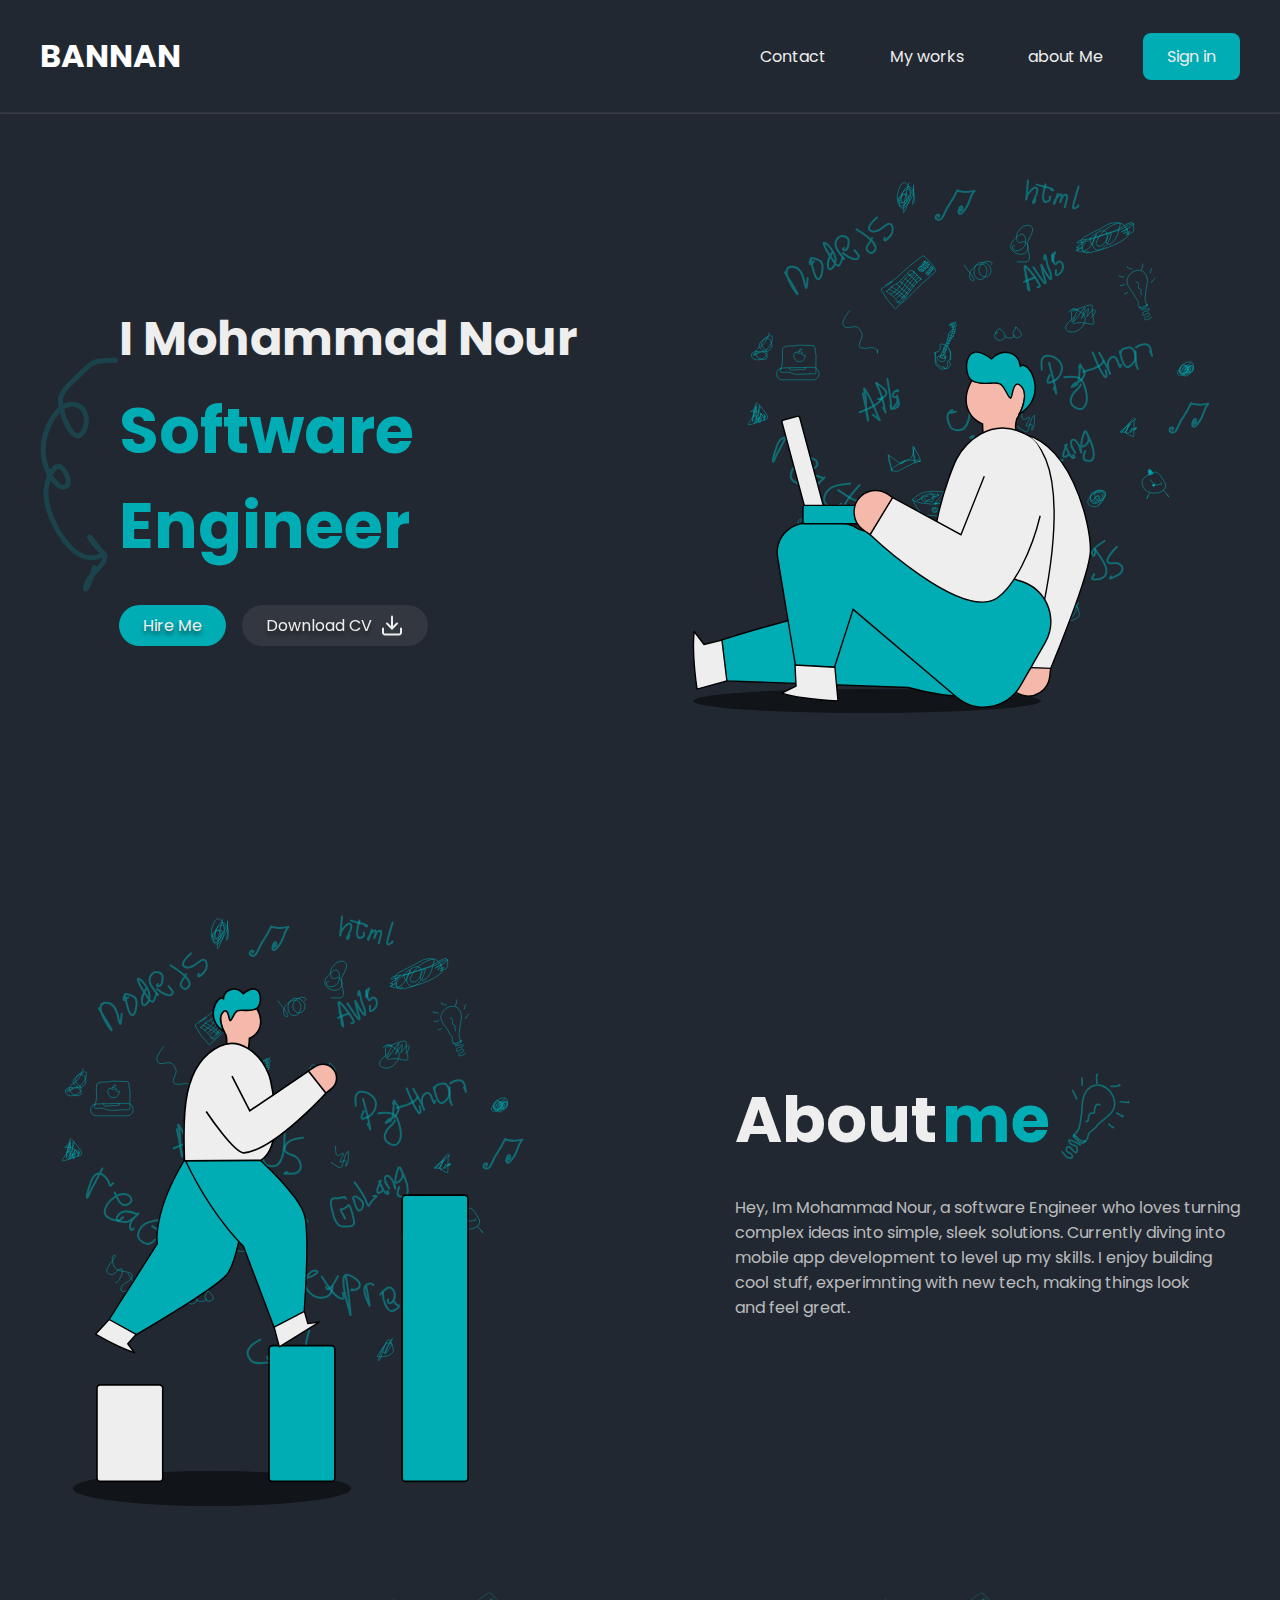
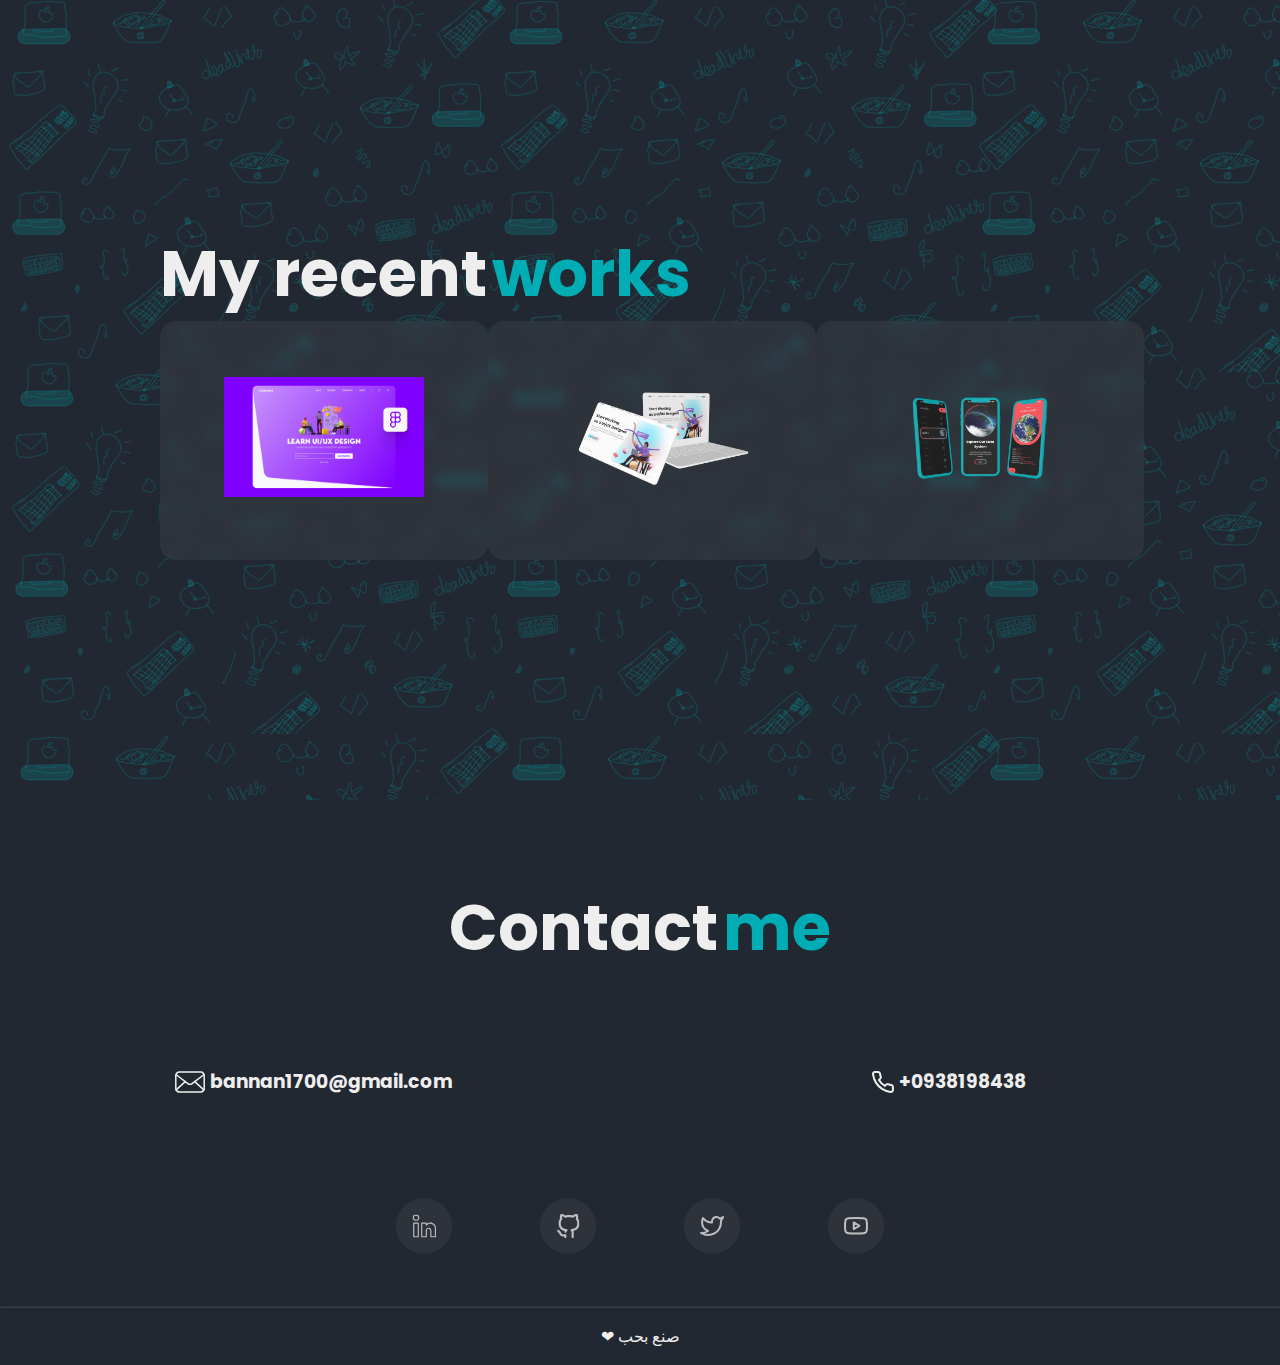
<file: index.html>
<!DOCTYPE html>
<html lang="en">
  <head>
    <meta name="viewport" content="width=device-width , initial-scale=1.0" />
    <meta charset="utf-8" />
    <link rel="stylesheet" href="style.css" />
    <meta name="description" content="Free web tutorials" />
    <meta name="author" content="Mohammad Nour bannan" />
    <meta
      name="Keywords"
      content="عني, موقعي ,الشخصي,شخص,موقعي الشخصي,موقع شخص,محمد,Bannan, بنان"
    />
    <link rel="shortcut icon" href="assets/svg/logo.svg" type="image/x-icon" />
    <title>Bannan</title>
  </head>
  <body>
    <header>
      <h1 class="h1">BANNAN</h1>
      <nav class="navigation">
        <ul>
          <li><a href="#Contact">Contact</a></li>
          <li><a href="#Myworks">My works</a></li>
          <li><a href="#aboutMe">about Me </a></li>
          <li><a href="sign in.html" id="signin">Sign in</a></li>
        </ul>
      </nav>
    </header>
    <hr />

    <section class="hero">
      <img class="arrow" src="assets/svg/arrow.svg" alt="arrow" />
      <div class="herosub">
        <h1 class="name">I Mohammad Nour</h1>
        <h1 class="title">Software Engineer</h1>

        <div class="heroBtns">
          <a class="hireMe" href="#Contact">Hire Me</a>
          <a class="cv" href="assets/CV.pdf" download>
            Download CV
            <img src="assets/svg/download.svg" alt="download button" />
          </a>
        </div>
      </div>

      <img src="assets/svg/Hero.svg" alt="hero image" class="heroImg" />
    </section>

    <section class="aboutMe" id="aboutMe">
      <img
        src="assets/svg/AboutMe.svg"
        alt="aboutMe image"
        class="aboutMeImg"
      />

      <div class="textContainer">
        <div class="textTitle">
          <h1 class="aboutName">About</h1>
          <h1 class="aboutTitle">me</h1>
          <img src="assets/svg/lightbulb.svg" alt="lightbulb" class="light" />
        </div>
        <p class="aboutMePar">
          <br />
          Hey, Im Mohammad Nour, a software Engineer who loves turning <br />
          complex ideas into simple, sleek solutions. Currently diving into
          <br />
          mobile app development to level up my skills. I enjoy building <br />
          cool stuff, experimnting with new tech, making things look <br />
          and feel great.
        </p>
      </div>
    </section>

    <section class="works" id="Myworks">
      <div class="worksContainer">
        <div class="projectTitle">
          <h1 class="aboutName">My recent</h1>
          <h1 class="aboutTitle">works</h1>
        </div>
        <ul>
          <li>
            <a href="#"
              ><img src="assets/imgs/landingPage.png" alt="landingPage Page"
            /></a>
          </li>
          <li>
            <a href="#"><img src="assets/imgs/webApp.png" alt="wep App" /></a>
          </li>
          <li>
            <a href="#"><img src="assets/imgs/app.png" alt="App" /></a>
          </li>
        </ul>
      </div>
    </section>

    <section class="contactContainer" id="Contact">
      <div class="contactTitle">
        <h1 class="aboutName">Contact</h1>
        <h1 class="aboutTitle">me</h1>
      </div>

      <div class="contact">
        <div class="emailAndPhone">
          <img src="assets/svg/Email.svg" alt="email logo" />
          <a href=""><h3>bannan1700@gmail.com</h3></a>
        </div>
        <div class="emailAndPhone">
          <img src="assets/svg/phone.svg" alt="phone logo" />
          <h3>+0938198438</h3>
        </div>
      </div>
      <div class="socialMedia">
        <a href="" target="_blank"
          ><img src="assets/svg/linkedin.svg" alt="my linkedin account"
        /></a>

        <a href="" target="_blank"
          ><img src="assets/svg/github.svg" alt="my github account"
        /></a>

        <a href="" target="_blank"
          ><img src="assets/svg/twitter.svg" alt="my x account"
        /></a>

        <a href="" target="_blank"
          ><img src="assets/svg/youtube.svg" alt="my youtube account"
        /></a>
      </div>
    </section>

    <hr />
    <footer>
      <p>❤ صنع بحب</p>
    </footer>
  </body>
</html>
</file>
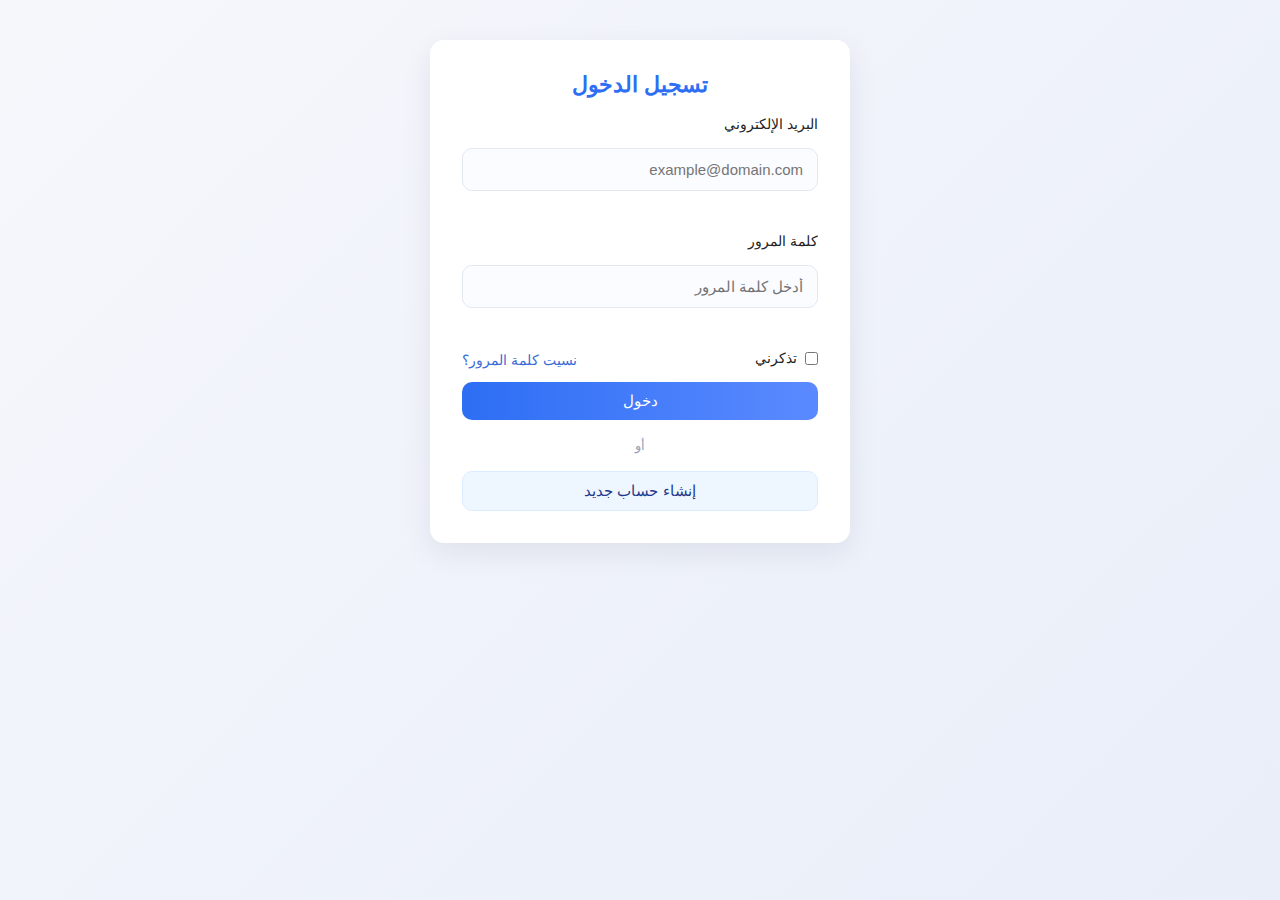
<file: sign in.html>
<!DOCTYPE html>
<html lang="ar" dir="rtl">
  <head>
    <meta charset="utf-8" />
    <meta name="viewport" content="width=device-width, initial-scale=1" />
    <title>تسجيل الدخول</title>
  </head>






<style>
  
  * {
  padding: 0;
  margin: 0;
  scroll-behavior: smooth;
  box-sizing: border-box;
}

body {
  font-family: -apple-system, BlinkMacSystemFont, "Segoe UI", Roboto,
    "Noto Sans", "Helvetica Neue", Arial, sans-serif;
  background: linear-gradient(135deg, #f5f7fb 0%, #e9eef9 100%);
  min-height: 100vh;
  color: #222;
}

/* Layout */
.page {
  display: grid;
  place-items: center;
  padding: 40px 16px;
}

.hero {
  width: 100%;
  max-width: 420px;
}

.card {
  background: #fff;
  border-radius: 14px;
  box-shadow: 0 10px 30px rgba(20, 30, 60, 0.08);
  padding: 32px;
}

h1 {
  font-size: 22px;
  margin-bottom: 18px;
  text-align: center;
  color: #2d6ef4;
}

form {
  display: grid;
  gap: 12px;
}

label {
  font-size: 14px;
  margin-bottom: 4px;
}

input[type="email"],
input[type="password"] {
  width: 100%;
  padding: 12px 14px;
  border-radius: 10px;
  border: 1px solid #e2e8f0;
  background: #fbfcff;
  font-size: 15px;
  outline: none;
  transition: box-shadow 0.15s, border-color 0.15s;
}

input:focus {
  border-color: #6b8cff;
  box-shadow: 0 6px 18px rgba(107, 140, 255, 0.12);
}

.row {
  display: flex;
  justify-content: space-between;
  align-items: center;
  gap: 12px;
}

.checkbox {
  display: inline-flex;
  align-items: center;
  gap: 8px;
  font-size: 14px;
}

.forgot {
  color: #3b6bd6;
  text-decoration: none;
  font-size: 14px;
}

.forgot:hover {
  text-decoration: underline;
}

.btn {
  display: inline-block;
  text-align: center;
  border: 0;
  cursor: pointer;
  border-radius: 10px;
  padding: 10px 14px;
  font-size: 15px;
  text-decoration: none;
}

.btn.primary {
  background: linear-gradient(90deg, #2d6ef4, #5b8aff);
  color: white;
  width: 100%;
}

.btn.secondary {
  display: block;
  width: 100%;
  background: #eef6ff;
  color: #1f3a8a;
  border: 1px solid #dcecff;
}

.divider {
  text-align: center;
  color: #97a0b8;
  font-size: 13px;
  margin: 6px 0;
}

.error {
  color: #c62828;
  font-size: 13px;
  min-height: 18px;
}

/* Responsive */
@media (max-width: 420px) {
  .card {
    padding: 22px;
  }
  h1 {
    font-size: 20px;
  }
}

/* Accessibility focus-visible */
:focus {
  outline: none;
}
:focus-visible {
  outline: 3px solid rgba(59, 107, 214, 0.18);
  outline-offset: 2px;
}

</style>




  
  <body>
    <main class="page">
      <section class="hero">
        <div class="card" role="region" aria-labelledby="login-title">
          <h1 id="login-title">تسجيل الدخول</h1>
          <form id="loginForm" novalidate>
            <label for="email">البريد الإلكتروني</label>
            <input
              id="email"
              name="email"
              type="email"
              placeholder="example@domain.com"
              required
            />
            <div class="error" id="emailError" aria-live="polite"></div>

            <label for="password">كلمة المرور</label>
            <input
              id="password"
              name="password"
              type="password"
              placeholder="أدخل كلمة المرور"
              minlength="6"
              required
            />
            <div class="error" id="passwordError" aria-live="polite"></div>

            <div class="row">
              <label class="checkbox">
                <input type="checkbox" id="remember" name="remember" />
                تذكرني
              </label>
              <a class="forgot" href="#">نسيت كلمة المرور؟</a>
            </div>

            <button type="submit" class="btn primary">دخول</button>

            <div class="divider">أو</div>

            <a href="#" class="btn secondary">إنشاء حساب جديد</a>
          </form>
        </div>
      </section>
    </main>

    <script src="script.js"></script>
  </body>
</html>
</file>
<file: style.css>
@import url("https://fonts.googleapis.com/css2?family=Poppins:wght@700&display=swap");

* {
  margin: 0;
  padding: 0;
  box-sizing: border-box;
  font-family: "Poppins", serif;
  scroll-behavior: smooth;
}

body {
  background-color: #222831;
}

header {
  display: flex;
  justify-content: space-between;
  align-items: center;
  margin: 2rem auto;
  max-width: 1200px;
}

.navigation ul {
  display: flex;
  list-style-type: none;
  gap: 1rem;
}

.navigation a {
  text-decoration: none;
  color: #eeeeee;
  border-radius: 50px;
  padding: 12px 24px;
}

.navigation a:hover {
  color: #00adb5;
}

hr {
  opacity: 10%;
}

.hero {
  display: flex;
  justify-content: space-between;
  align-items: center;
  margin: 2rem auto;
  max-width: 1200px;
}

.arro {
  position: absolute;
  transform: translateX(-5.5rem) translateY(1.5rem);
}

.herosub {
  display: flex;
  flex-direction: column;
  gap: 0.5rem;
}

.name {
  font-size: 3rem;
  color: #eeeeee;
}

.title {
  font-size: 4rem;
  color: #00adb5;
}

.heroBtns {
  display: flex;
  gap: 1rem;
  margin-top: 1.5rem;
}

.hireMe {
  background-color: #00adb5;
  color: #eeeeee;
  border-radius: 24px;
  text-decoration: none;
  padding: 0.5rem 1.5rem;
  text-shadow: 0px 4px 4px rgba(0, 0, 0, 0.5);
}

.cv {
  background-color: rgba(57, 62, 70, 0.75);
  color: #eeeeee;
  border-radius: 24px;
  text-decoration: none;
  padding: 0.5rem 1.5rem;
  text-shadow: 0px 4px 4px rgba(0, 0, 0, 0.5);
  display: flex;
  align-items: center;
  gap: 0.5rem;
  backdrop-filter: blur(4px);
}

.aboutMe {
  display: flex;
  justify-content: space-between;
  align-items: center;
  margin: 5rem auto;
  max-width: 1200px;
  gap: 10rem;
}

.textContainer {
  display: flex;
  flex-direction: column;
}

.textTitle {
  display: flex;
  align-items: center;
  gap: 5px;
  font-size: 2rem;
}

.aboutName {
  color: #eeeeee;
}

.aboutTitle {
  color: #00adb5;
}

.aboutMePar {
  text-align: justify;
  color: rgba(238, 238, 238, 0.75);
}

.works {
  background-image: url(assets/svg/background.svg);
  padding: 10rem 10rem;
  margin: 5rem 0rem;
}

.worksContainer {
  display: flex;
  flex-direction: column;
  justify-content: space-between;
  align-items: left;
  margin: 5rem auto;
  max-width: 1200px;
}

.projectTitle {
  display: flex;
  align-items: center;
  justify-content: left;
  gap: 5px;
  font-size: 2rem;
}

.works ul {
  display: flex;
  list-style-type: none;
  align-items: center;
  justify-content: space-between;
}

.works li {
  border-radius: 16px;
  background-color: rgba(57, 62, 70, 0.5);
  backdrop-filter: blur(4px);
  padding: 1rem 4rem;
}

.works li img {
  width: 200px;
  height: 200px;
  object-fit: contain;
  transition: transform 0.2s;
}

.works li :hover {
  transform: scale(1.5);
}

.contactContainer {
  display: flex;
  flex-direction: column;
  align-items: center;
  justify-content: space-between;
  gap: 2rem;
  margin: 2rem auto;
  max-width: 1200px;
}

.contactTitle {
  display: flex;
  align-items: center;
  justify-content: center;
  gap: 5px;
  margin-bottom: 10px;
  font-size: 2rem;
}

.contact {
  display: flex;
  align-items: center;
  justify-content: center;
  margin-right: 5rem;
  gap: 20rem;
}

.contact h3,
.contact a {
  color: #eeeeee;
  text-decoration: none;
}

.emailAndPhone {
  display: flex;
  align-items: center;
  justify-content: center;
  gap: 5px;
  padding: 50px;
}

.socialMedia {
  display: flex;
  align-items: center;
  justify-content: center;
  gap: 3rem;
}

.socialMedia a {
  display: flex;
  align-items: center;
  justify-content: center;
  border-radius: 50px;
  background-color: rgba(57, 62, 70, 0.5);
  backdrop-filter: blur(4px);
  padding: 1rem;
  margin: 20px;
}

.socialMedia img {
  width: 24px;
  height: 24px;
}

footer {
  color: #eeeeee;
  padding: 1rem;
  text-align: center;
}



#signin {
  background-color: #00adb5;
  color: #eeeeee;
  border-radius: 8px;
  transition: background-color 0.3s;

}

#signin:hover {
  background-color: #39404b;
}

.h1 {
  color: white;
}




@media (max-width: 1023px) {
  header {
    margin-left: 1rem;
    margin-right: 1rem;
  }
  .hero {
    flex-direction: column;
    align-items: center;
    gap: 2rem;
  }
  .heroImg {
    width: 400px;
  }
  .name,
  .title {
    font-size: 2rem;
  }
  .arrow {
    display: none;
  }
  .aboutMe {
    flex-direction: column-reverse;
    align-items: center;
    gap: 2rem;
  }
  .textContainer {
    align-items: center;
    margin: 0rem 5rem;
    gap: 1rem;
  }
  .aboutName,
  .aboutTitle {
    font-size: 2rem;
  }
  .light {
    width: 60px;
  }
  .aboutMeImg {
    width: 400px;
  }
  .works {
    padding: 0;
  }
  .worksContainer {
    padding: 5rem 0rem;
    gap: 3rem;
  }
  .projectTitle {
    margin-left: 1rem;
  }
  .works ul {
    flex-direction: column;
    gap: 1rem;
  }
  .contactContainer {
    margin: 10rem 5rem;
    gap: 2rem;
  }
  .contact {
    flex-direction: column;
    gap: 1rem;
    margin-right: 0;
  }
}
</file>
